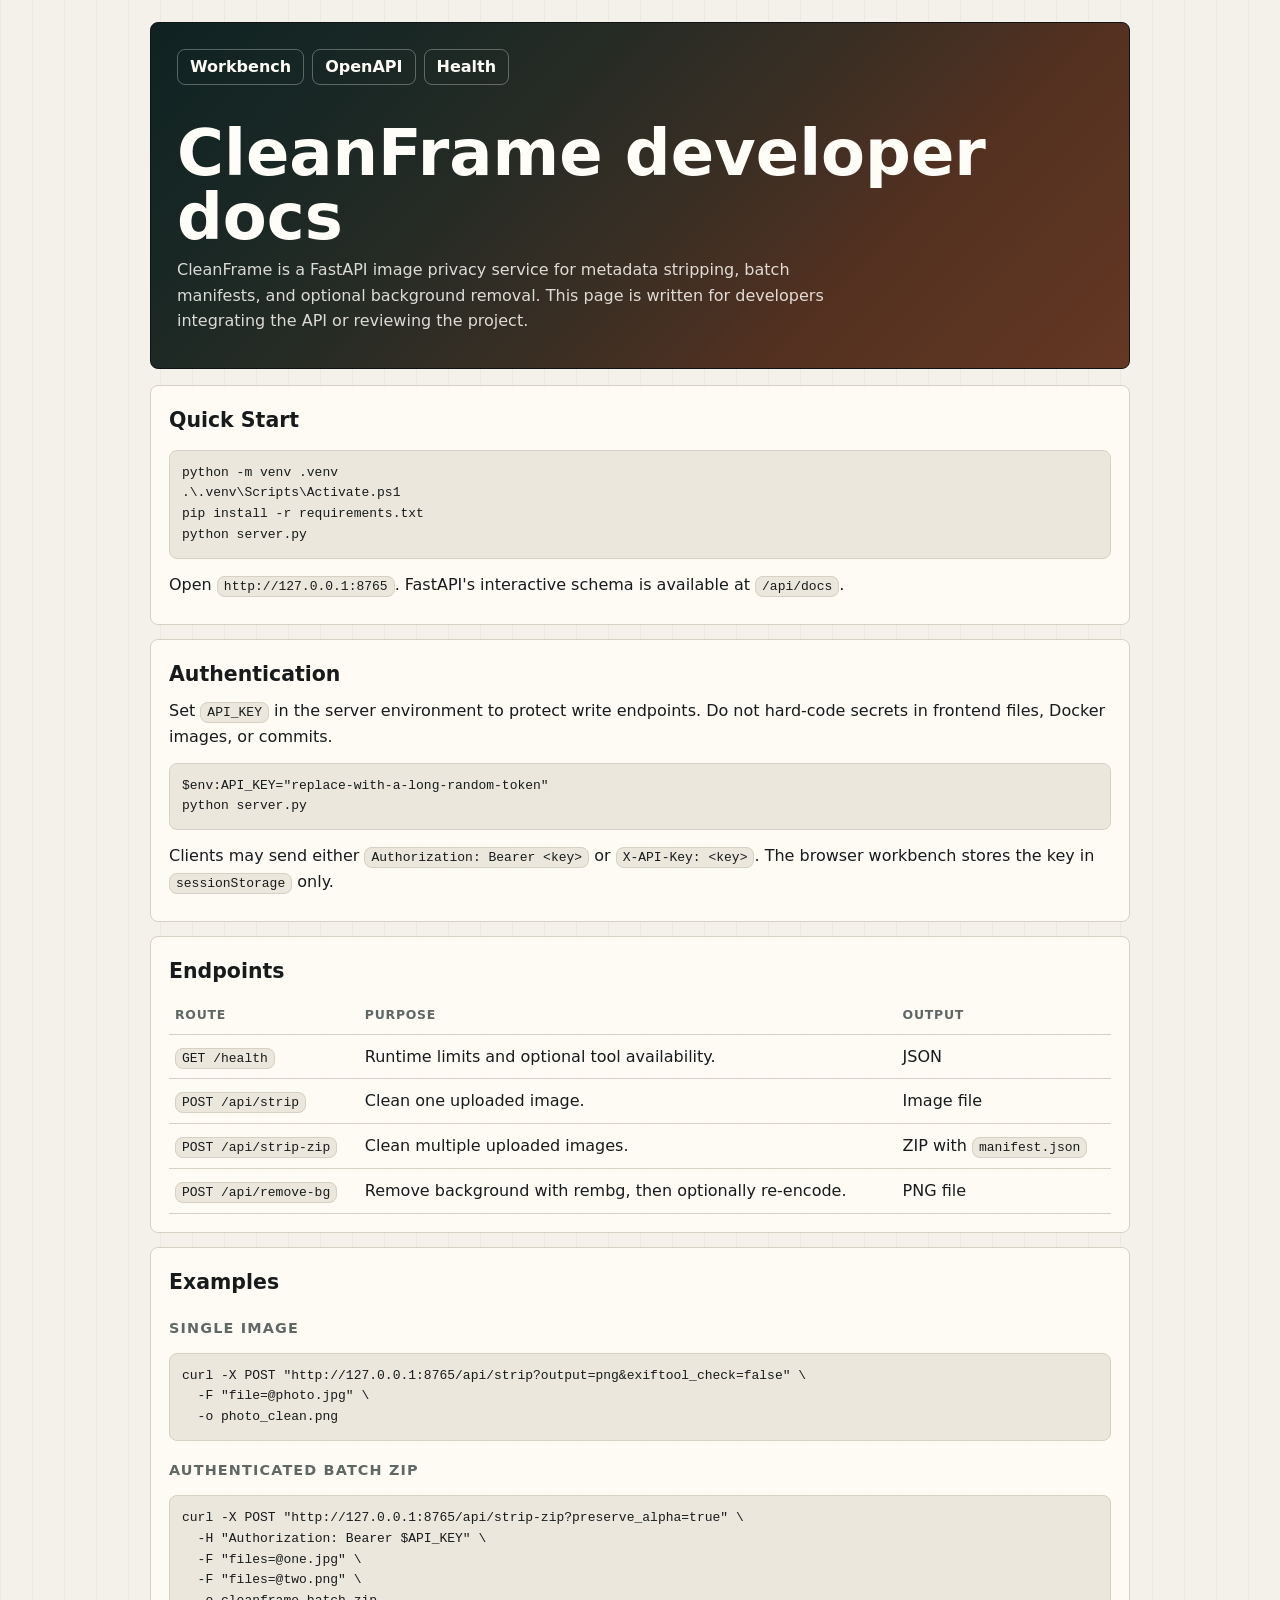
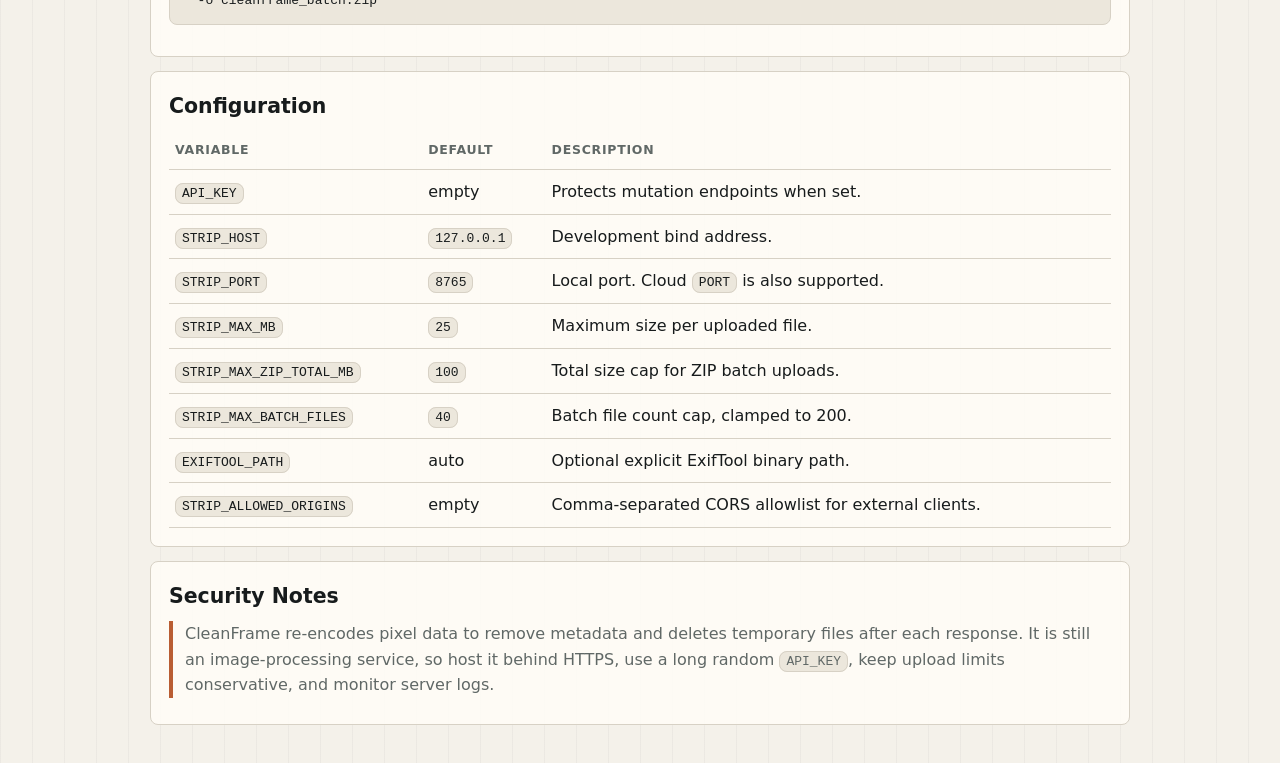
<file: static/docs.html>
﻿<!doctype html>
<html lang="en">
  <head>
    <meta charset="utf-8" />
    <meta name="viewport" content="width=device-width, initial-scale=1" />
    <meta name="theme-color" content="#101314" />
    <title>CleanFrame Docs</title>
    <link rel="stylesheet" href="/static/css/docs.css" />
  </head>
  <body>
    <div class="wrap">
      <header>
        <nav>
          <a href="/">Workbench</a>
          <a href="/api/docs">OpenAPI</a>
          <a href="/health">Health</a>
        </nav>
        <h1>CleanFrame developer docs</h1>
        <p>
          CleanFrame is a FastAPI image privacy service for metadata stripping,
          batch manifests, and optional background removal. This page is written
          for developers integrating the API or reviewing the project.
        </p>
      </header>

      <main>
        <section>
          <h2>Quick Start</h2>
          <pre>
python -m venv .venv
.\.venv\Scripts\Activate.ps1
pip install -r requirements.txt
python server.py</pre
          >
          <p>
            Open <code>http://127.0.0.1:8765</code>. FastAPI's interactive
            schema is available at <code>/api/docs</code>.
          </p>
        </section>

        <section>
          <h2>Authentication</h2>
          <p>
            Set <code>API_KEY</code> in the server environment to protect write
            endpoints. Do not hard-code secrets in frontend files, Docker
            images, or commits.
          </p>
          <pre>
$env:API_KEY="replace-with-a-long-random-token"
python server.py</pre
          >
          <p>
            Clients may send either
            <code>Authorization: Bearer &lt;key&gt;</code> or
            <code>X-API-Key: &lt;key&gt;</code>. The browser workbench stores
            the key in <code>sessionStorage</code> only.
          </p>
        </section>

        <section>
          <h2>Endpoints</h2>
          <table>
            <thead>
              <tr>
                <th>Route</th>
                <th>Purpose</th>
                <th>Output</th>
              </tr>
            </thead>
            <tbody>
              <tr>
                <td><code>GET /health</code></td>
                <td>Runtime limits and optional tool availability.</td>
                <td>JSON</td>
              </tr>
              <tr>
                <td><code>POST /api/strip</code></td>
                <td>Clean one uploaded image.</td>
                <td>Image file</td>
              </tr>
              <tr>
                <td><code>POST /api/strip-zip</code></td>
                <td>Clean multiple uploaded images.</td>
                <td>ZIP with <code>manifest.json</code></td>
              </tr>
              <tr>
                <td><code>POST /api/remove-bg</code></td>
                <td>
                  Remove background with rembg, then optionally re-encode.
                </td>
                <td>PNG file</td>
              </tr>
            </tbody>
          </table>
        </section>

        <section>
          <h2>Examples</h2>
          <h3>Single Image</h3>
          <pre>
curl -X POST "http://127.0.0.1:8765/api/strip?output=png&exiftool_check=false" \
  -F "file=@photo.jpg" \
  -o photo_clean.png</pre
          >
          <h3>Authenticated Batch ZIP</h3>
          <pre>
curl -X POST "http://127.0.0.1:8765/api/strip-zip?preserve_alpha=true" \
  -H "Authorization: Bearer $API_KEY" \
  -F "files=@one.jpg" \
  -F "files=@two.png" \
  -o cleanframe_batch.zip</pre
          >
        </section>

        <section>
          <h2>Configuration</h2>
          <table>
            <thead>
              <tr>
                <th>Variable</th>
                <th>Default</th>
                <th>Description</th>
              </tr>
            </thead>
            <tbody>
              <tr>
                <td><code>API_KEY</code></td>
                <td>empty</td>
                <td>Protects mutation endpoints when set.</td>
              </tr>
              <tr>
                <td><code>STRIP_HOST</code></td>
                <td><code>127.0.0.1</code></td>
                <td>Development bind address.</td>
              </tr>
              <tr>
                <td><code>STRIP_PORT</code></td>
                <td><code>8765</code></td>
                <td>Local port. Cloud <code>PORT</code> is also supported.</td>
              </tr>
              <tr>
                <td><code>STRIP_MAX_MB</code></td>
                <td><code>25</code></td>
                <td>Maximum size per uploaded file.</td>
              </tr>
              <tr>
                <td><code>STRIP_MAX_ZIP_TOTAL_MB</code></td>
                <td><code>100</code></td>
                <td>Total size cap for ZIP batch uploads.</td>
              </tr>
              <tr>
                <td><code>STRIP_MAX_BATCH_FILES</code></td>
                <td><code>40</code></td>
                <td>Batch file count cap, clamped to 200.</td>
              </tr>
              <tr>
                <td><code>EXIFTOOL_PATH</code></td>
                <td>auto</td>
                <td>Optional explicit ExifTool binary path.</td>
              </tr>
              <tr>
                <td><code>STRIP_ALLOWED_ORIGINS</code></td>
                <td>empty</td>
                <td>Comma-separated CORS allowlist for external clients.</td>
              </tr>
            </tbody>
          </table>
        </section>

        <section>
          <h2>Security Notes</h2>
          <p class="note">
            CleanFrame re-encodes pixel data to remove metadata and deletes
            temporary files after each response. It is still an image-processing
            service, so host it behind HTTPS, use a long random
            <code>API_KEY</code>, keep upload limits conservative, and monitor
            server logs.
          </p>
        </section>
      </main>
    </div>
  </body>
</html>
</file>
<file: static/css/docs.css>
﻿:root {
  --bg: #f4f1ea;
  --ink: #171b1c;
  --muted: #606866;
  --line: #d7d1c5;
  --panel: #fffdf8;
  --teal: #0d7c73;
  --rust: #b95d33;
  --charcoal: #101314;
  font-family:
    Inter,
    ui-sans-serif,
    system-ui,
    -apple-system,
    BlinkMacSystemFont,
    "Segoe UI",
    sans-serif;
  color-scheme: light;
}
* {
  box-sizing: border-box;
}
body {
  margin: 0;
  background:
    linear-gradient(90deg, rgba(16, 19, 20, 0.035) 1px, transparent 1px) 0 0 /
      32px 32px,
    var(--bg);
  color: var(--ink);
  line-height: 1.6;
}
.wrap {
  width: min(980px, calc(100% - 32px));
  margin: 0 auto;
  padding: 22px 0 42px;
}
header {
  min-height: 210px;
  border: 1px solid var(--charcoal);
  border-radius: 8px;
  padding: 26px;
  color: #fffdf8;
  background:
    linear-gradient(135deg, rgba(16, 19, 20, 0.86), rgba(16, 19, 20, 0.5)),
    linear-gradient(135deg, #0d7c73, #b95d33 72%);
}
nav {
  display: flex;
  gap: 8px;
  flex-wrap: wrap;
  margin-bottom: 36px;
}
nav a {
  min-height: 36px;
  display: inline-flex;
  align-items: center;
  border: 1px solid rgba(255, 253, 248, 0.3);
  border-radius: 8px;
  color: #fffdf8;
  text-decoration: none;
  padding: 0 12px;
  font-weight: 800;
}
h1 {
  margin: 0;
  font-size: clamp(2.1rem, 5vw, 4.2rem);
  line-height: 1;
}
header p {
  max-width: 700px;
  color: rgba(255, 253, 248, 0.84);
}
main {
  display: grid;
  gap: 14px;
  margin-top: 16px;
}
section {
  border: 1px solid var(--line);
  border-radius: 8px;
  background: rgba(255, 253, 248, 0.88);
  padding: 18px;
}
h2 {
  margin: 0 0 8px;
  font-size: 1.28rem;
}
h3 {
  margin: 18px 0 6px;
  font-size: 0.9rem;
  text-transform: uppercase;
  letter-spacing: 0.08em;
  color: var(--muted);
}
p {
  margin: 8px 0;
}
code,
pre {
  background: #ece7dc;
  border: 1px solid var(--line);
  border-radius: 8px;
}
code {
  padding: 2px 6px;
}
pre {
  padding: 12px;
  overflow-x: auto;
  white-space: pre-wrap;
}
table {
  width: 100%;
  border-collapse: collapse;
  margin-top: 8px;
}
th,
td {
  border-bottom: 1px solid var(--line);
  padding: 9px 6px;
  text-align: left;
  vertical-align: top;
}
th {
  color: var(--muted);
  font-size: 0.78rem;
  text-transform: uppercase;
  letter-spacing: 0.06em;
}
.note {
  border-left: 4px solid var(--rust);
  padding-left: 12px;
  color: var(--muted);
}
</file>
